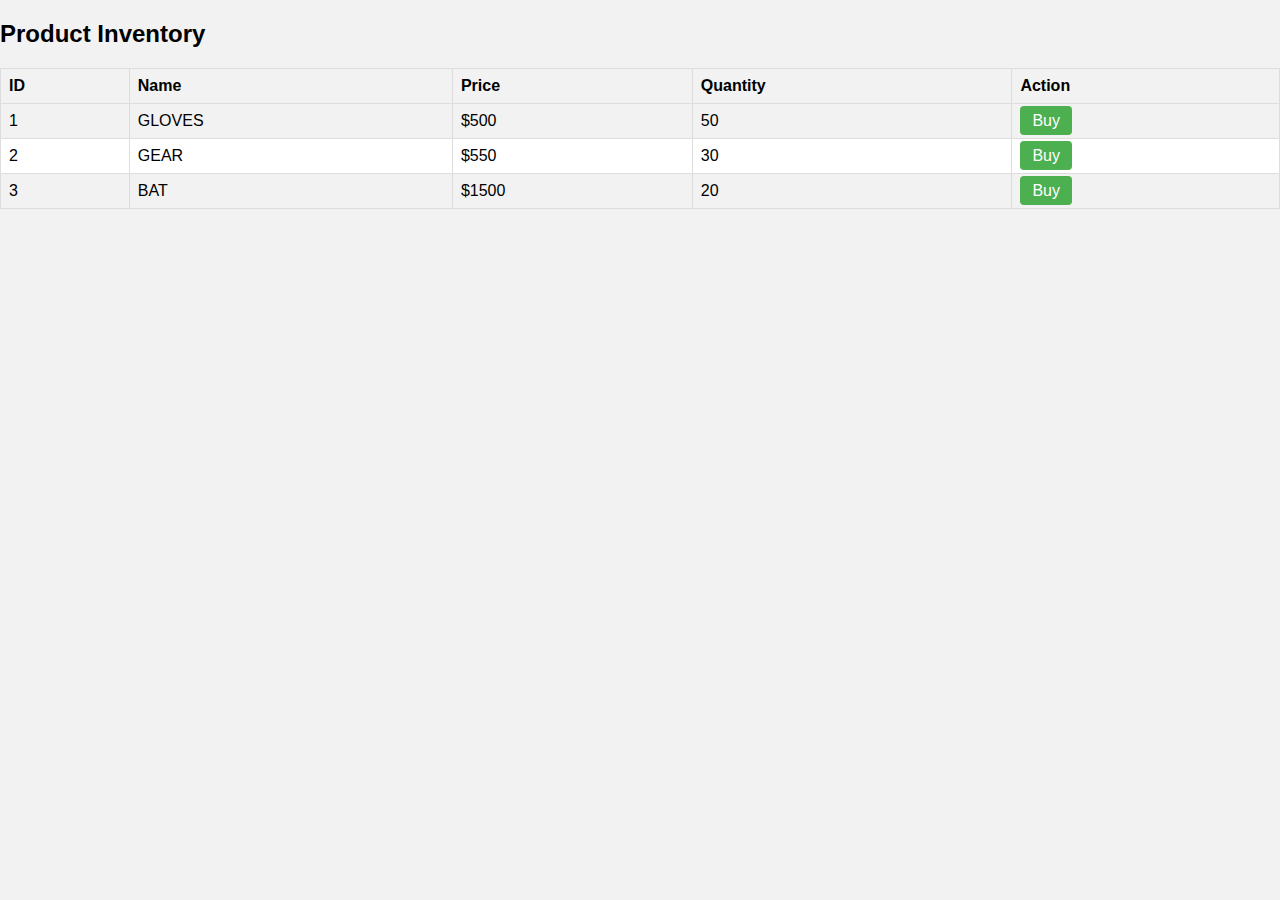
<file: index.html>
<!DOCTYPE html>
<html lang="en">
<head>
    <meta charset="UTF-8">
    <meta name="viewport" content="width=device-width, initial-scale=1.0">
    <title>Product Inventory</title>
    <style>
        body {
            font-family: Arial, sans-serif;
            margin: 0;
            padding: 0;
            background-color: #f2f2f2;
        }
        table {
            width: 100%;
            border-collapse: collapse;
            margin-top: 20px;
        }
        th, td {
            border: 1px solid #dddddd;
            text-align: left;
            padding: 8px;
        }
        th {
            background-color: #f2f2f2;
        }
        tr:nth-child(even) {
            background-color: #ffffff;
        }
        tr:hover {
            background-color: #f2f2f2;
        }
        h2 {
            margin-top: 20px;
        }
        .buy-btn {
            padding: 6px 12px;
            background-color: #4CAF50;
            color: white;
            border: none;
            border-radius: 4px;
            cursor: pointer;
            text-decoration: none; 
        }
    </style>
</head>
<body>

<h2>Product Inventory</h2>

<table>
    <thead>
        <tr>
            <th>ID</th>
            <th>Name</th>
            <th>Price</th>
            <th>Quantity</th>
            <th>Action</th> 
        </tr>
    </thead>
    <tbody>
        <tr>
            <td>1</td>
            <td>GLOVES</td>
            <td>$500</td>
            <td>50</td>
            <td><a href="payment&accounting.html" class="buy-btn">Buy</a></td> 
        </tr>
        <tr>
            <td>2</td>
            <td>GEAR</td>
            <td>$550</td>
            <td>30</td>
            <td><a href="payment&accounting.html" class="buy-btn">Buy</a></td>
        </tr>
        <tr>
            <td>3</td>
            <td>BAT</td>
            <td>$1500</td>
            <td>20</td>
            <td><a href="payment&accounting.html" class="buy-btn">Buy</a></td> 
        </tr>
    </tbody>
</table>

</body>
</html>
</file>
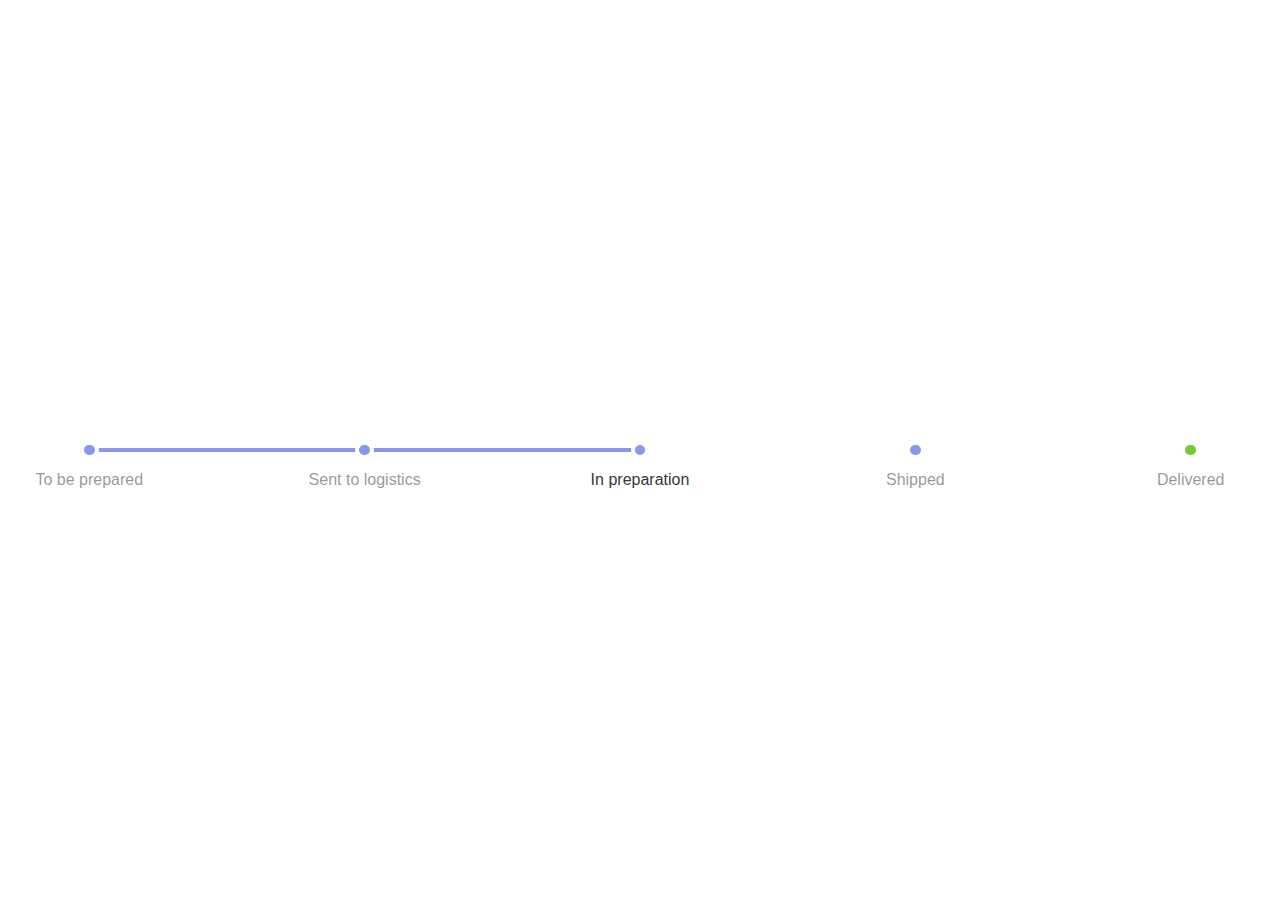
<file: logistics.html>
<!DOCTYPE html>
<html lang="en">
<head>
    <meta charset="UTF-8">
    <meta name="viewport" content="width=device-width, initial-scale=1.0">
    <title>Document</title>
    <link rel="stylesheet" href="logistic.css">
</head>
<body>
    <div class="horizontal timeline">
        <div class="steps">
            <div class="step">
                <span>To be prepared</span>
            </div>
            <div class="step">
                <span>Sent to logistics</span>
            </div>
            <div class="step current">
                <span>In preparation</span>
            </div>
            <div class="step">
                <span>Shipped</span>
            </div>
            <div class="step">
                <span>Delivered</span>
            </div>
        </div>
        
        <div class="line"></div>
    </div>
</body>
</html>
</file>
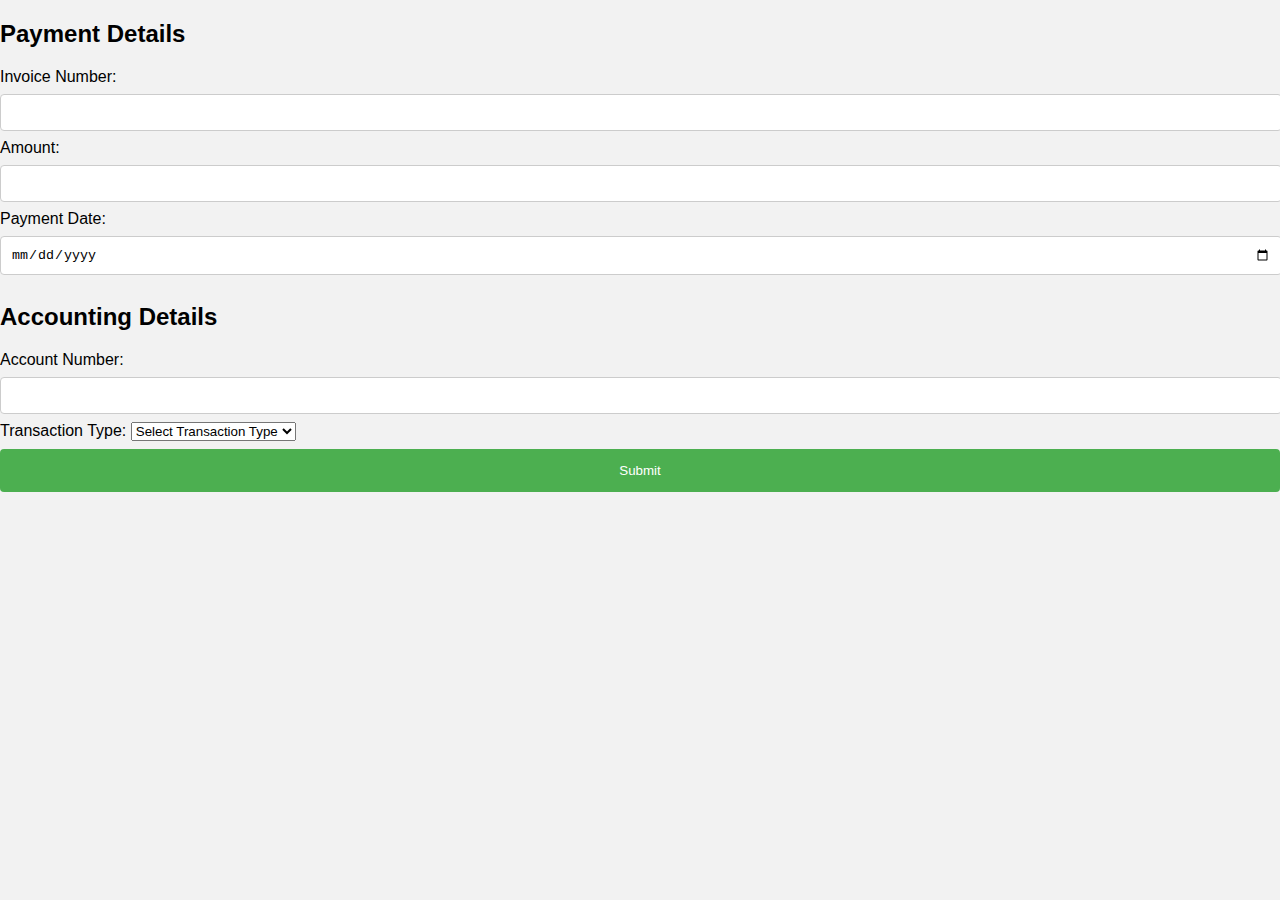
<file: payment&accounting.html>
<!DOCTYPE html>
<html lang="en">
<head>
    <meta charset="UTF-8">
    <meta name="viewport" content="width=device-width, initial-scale=1.0">
    <title>Payment and Accounting</title>
    <style>
        body {
            font-family: Arial, sans-serif;
            margin: 0;
            padding: 0;
            background-color: #f2f2f2;
        }
        form {
            background-color: #fff;
            max-width: 400px;
            margin: 50px auto;
            padding: 20px;
            border-radius: 8px;
            box-shadow: 0 0 10px rgba(0, 0, 0, 0.1);
        }
        input[type="text"], input[type="number"], input[type="date"] {
            width: calc(100% - 20px);
            margin: 8px 0;
            padding: 10px;
            border: 1px solid #ccc;
            border-radius: 4px;
        }
        input[type="submit"] {
            background-color: #4CAF50;
            color: white;
            padding: 14px 20px;
            margin: 8px 0;
            border: none;
            border-radius: 4px;
            cursor: pointer;
            width: 100%;
        }
        input[type="submit"]:hover {
            background-color: #45a049;
        }
        .submit-link {
            text-decoration: none;
            color: white;
        }
    </style>
</head>
<body>

    <h2>Payment Details</h2>
    <label for="invoice_number">Invoice Number:</label>
    <input type="text" id="invoice_number" name="invoice_number">

    <label for="amount">Amount:</label>
    <input type="number" id="amount" name="amount">

    <label for="payment_date">Payment Date:</label>
    <input type="date" id="payment_date" name="payment_date">

    <h2>Accounting Details</h2>
    <label for="account_number">Account Number:</label>
    <input type="text" id="account_number" name="account_number">

    <label for="transaction_type">Transaction Type:</label>
    <select id="transaction_type" name="transaction_type">
        <option value="">Select Transaction Type</option>
        <option value="Income">Income</option>
        <option value="Expense">Expense</option>
        <option value="Transfer">Transfer</option>
    </select>

    <a href="logistics.html" class="submit-link"><input type="submit" value="Submit"></a>
</form>

</body>
</html>
</file>
<file: logistic.css>
html, body {
	position: relative;
	width: 100vw;
	height: 100vh;
	margin: 0;
	padding: 0;
	overflow: hidden;
}

body {
	display: flex;
	justify-content: center;
	align-items: center;
	padding: 0 5em;
	box-sizing: border-box;
	
	font-family: "Lato", verdana, sans-serif;
}

.horizontal.timeline {
	display: flex;
	position: relative;
	flex-direction: row;
	justify-content: space-between;
	align-items: center;
	width: 100%;
	
	&:before {
		content: '';
		display: block;
		position: absolute;
		
		width: 100%;
		height: .2em;
		background-color: lighten(#000, 95%);
	}
	
	.line {
		display: block;
		position: absolute;
		
		width: 50%;
		height: .2em;
		background-color: #8897ec;
	}
	
	.steps {
		display: flex;
		position: relative;
		flex-direction: row;
		justify-content: space-between;
		align-items: center;
		width: 100%;
		
		.step {
			display: block;
			position: relative;
			bottom: calc(100% + 1em);
			padding: .33em;
			margin: 0 2em;
			box-sizing: content-box;

			color: #8897ec;
			background-color: currentColor;
			border: .25em solid white;
			border-radius: 50%;
			z-index: 500;

			&:first-child {
				margin-left: 0;
			}

			&:last-child {
				margin-right: 0;
				color: #71CB35;
			}

			span {
				position: absolute;

				top: calc(100% + 1em);
				left: 50%;
				transform: translateX(-50%);
				white-space: nowrap;
				color: #000;
				opacity: .4;
			}

			&.current {
				&:before {
					content: '';
					display: block;
					position: absolute;
					top: 50%;
					left: 50%;
					transform: translate(-50%, -50%);

					padding: 1em;
					background-color: currentColor;
					border-radius: 50%;
					opacity: 0;
					z-index: -1;

					animation-name: animation-timeline-current;
					animation-duration: 2s;
					animation-iteration-count: infinite;
					animation-timing-function: ease-out;
				}

				span {
					opacity: .8;
				}
			}
		}	
	}
}

@keyframes animation-timeline-current {
	from {
		transform: translate(-50%, -50%) scale(0);
		opacity: 1;
	}
	to {
		transform: translate(-50%, -50%) scale(1);
		opacity: 0;
	}
}
</file>
